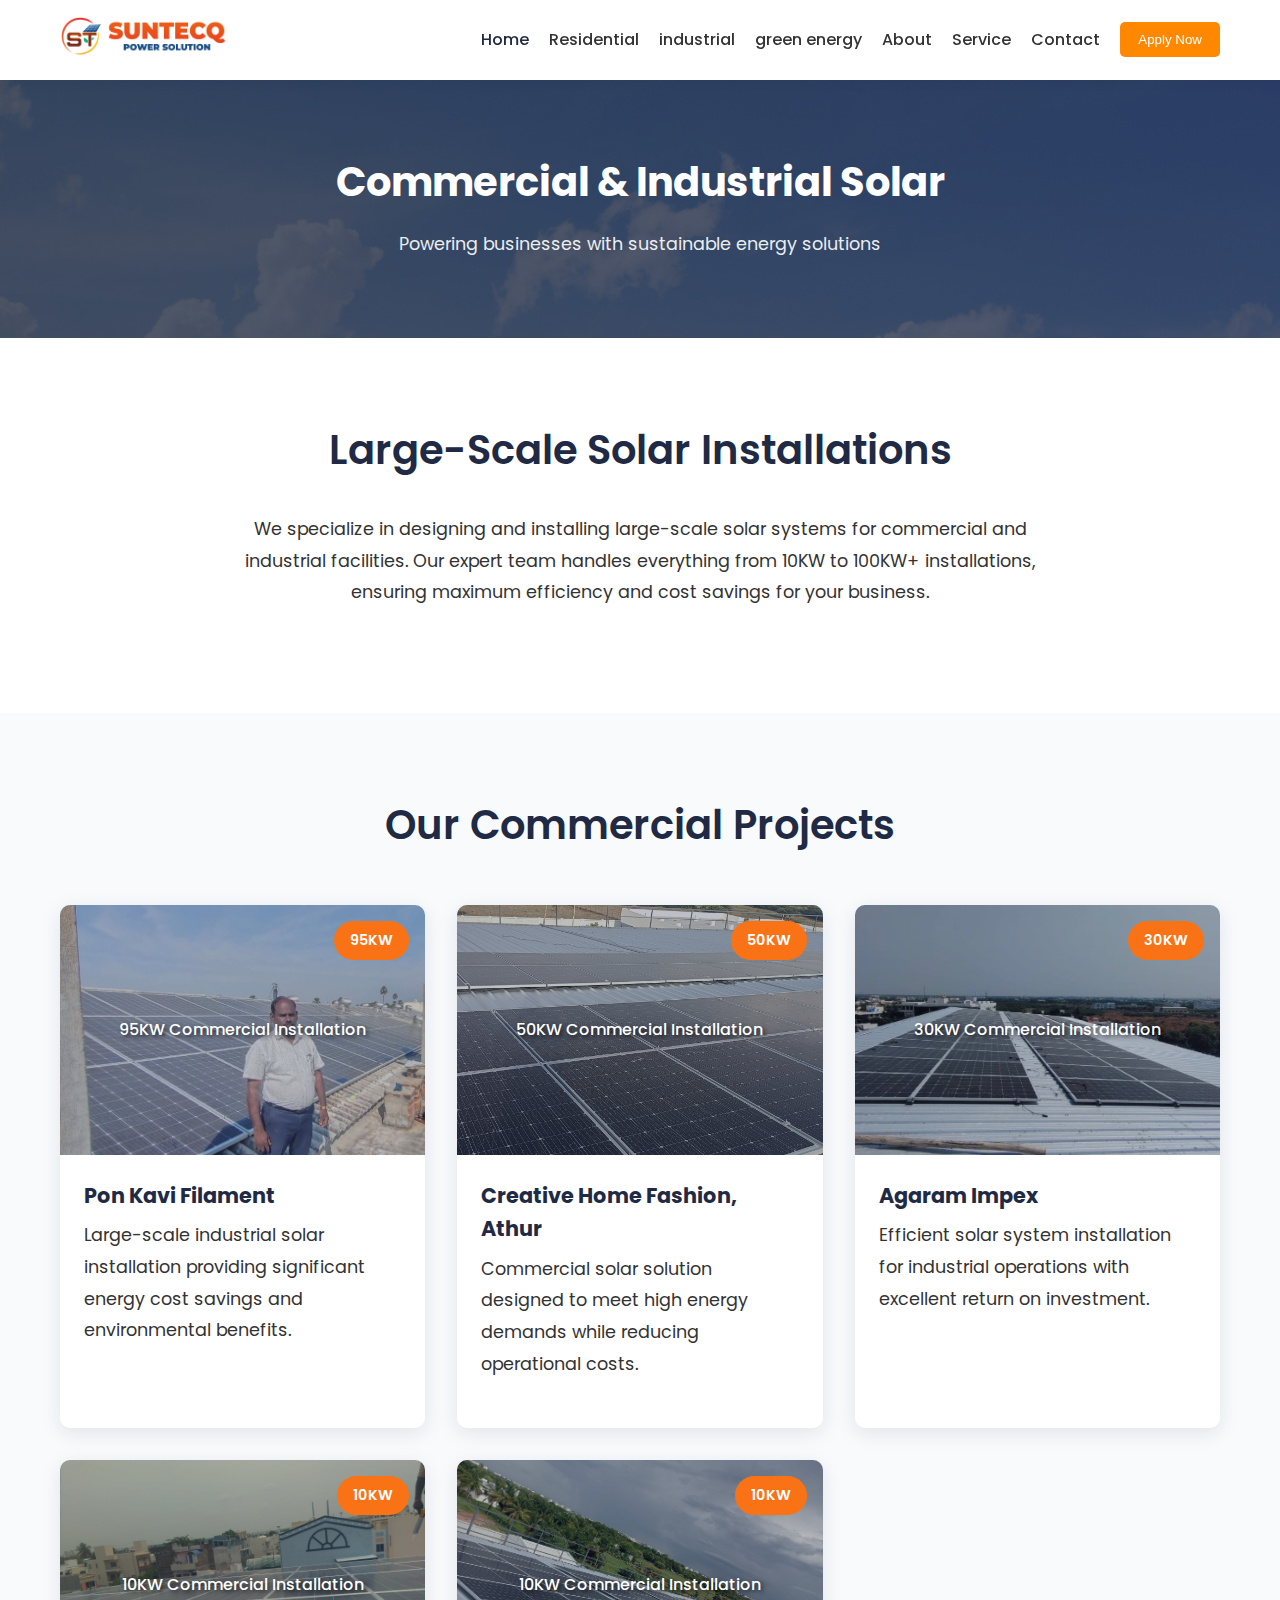
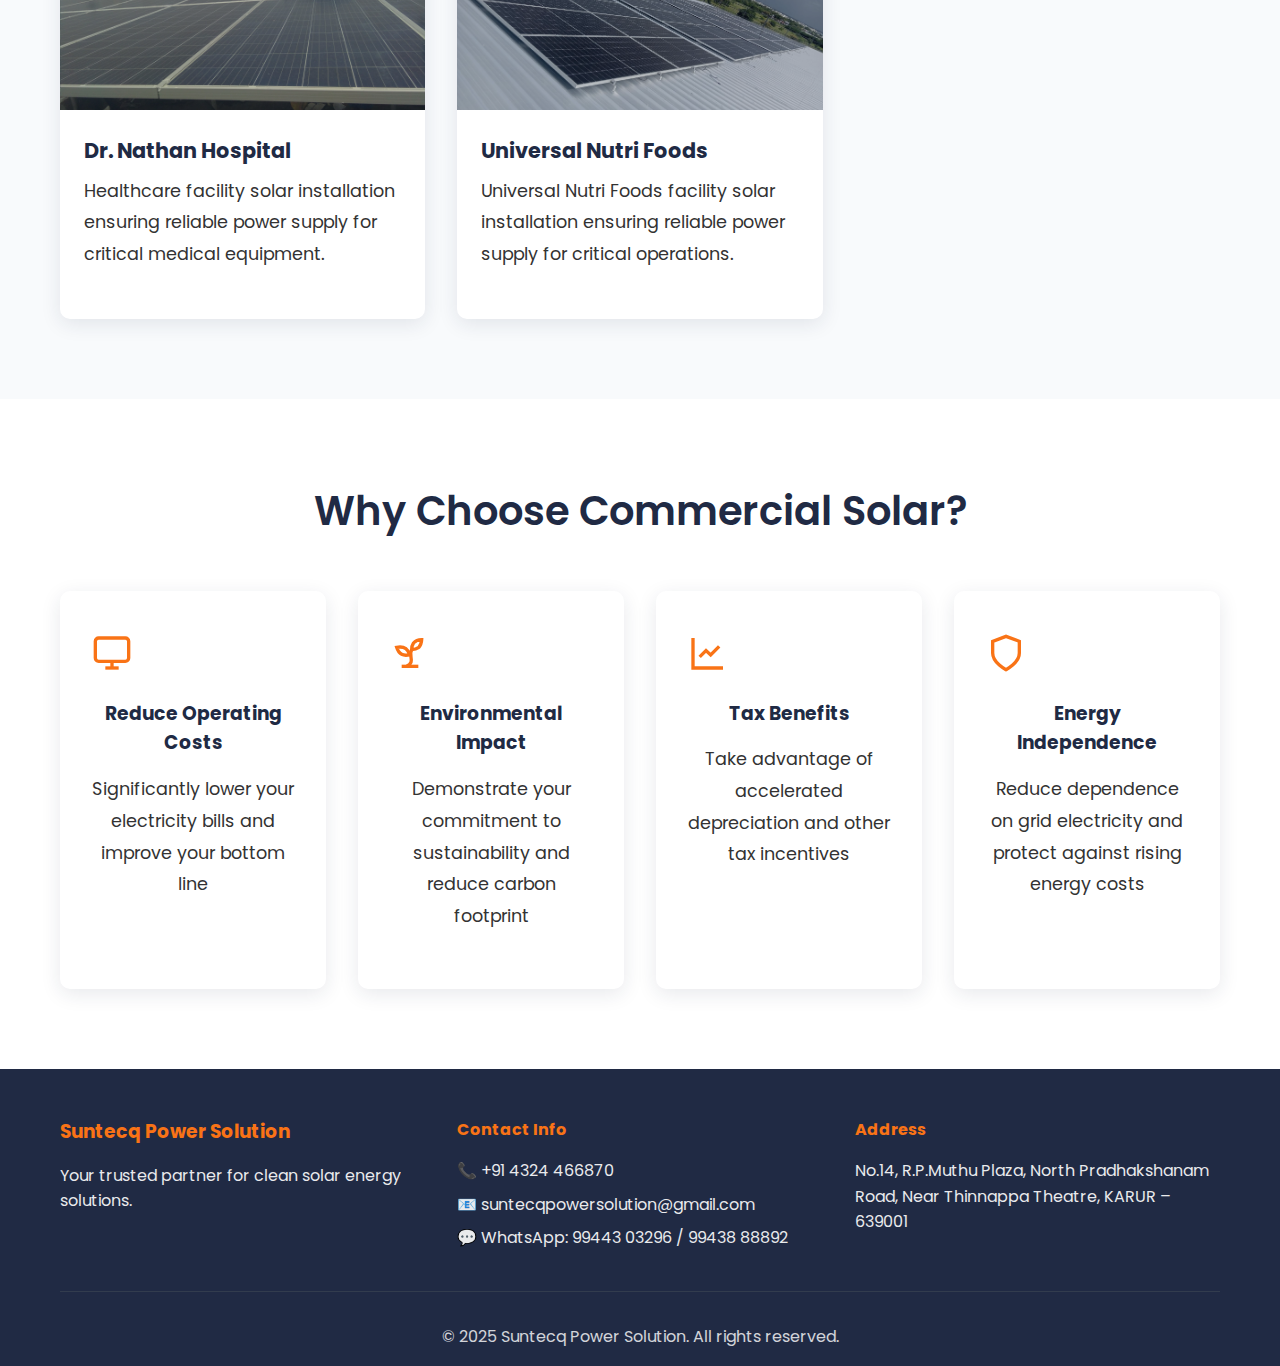
<file: commercial.html>
<!DOCTYPE html>
<html lang="en">
<head>
    <meta charset="UTF-8">
    <meta name="viewport" content="width=device-width, initial-scale=1.0">
    <title>Commercial & Industrial Solar - Suntecq Power Solution</title>
    <link rel="stylesheet" href="style.css">
    <link href="https://fonts.googleapis.com/css2?family=Poppins:wght@300;400;500;600;700&display=swap" rel="stylesheet">
</head>
<body>
  <header class="header">
        <nav class="nav">
            <div class="nav-container">
                <div class="logo">
                     <img src="img/logo.png" style="width: 100%; height: 40px;" alt="">
                </div>
                <ul class="nav-menu">
                    <li><a href="index.html" class="nav-link active">Home</a></li>
                    <li><a href="residential.html" class="nav-link">Residential</a></li>
                    <li><a href="commercial.html" class="nav-link">industrial</a></li>
                    <li><a href="energy-storage.html" class="nav-link">green energy</a></li>
                    <li><a href="about.html" class="nav-link">About</a></li>
                    <li><a href="service.html" class="nav-link">Service</a></li>
                    <li><a href="contact.html" class="nav-link">Contact</a></li>
                        <button onclick="location.href='https://pmsuryaghar.gov.in/#/'" type="button" class="apply-btn">Apply Now </button>   
                </ul>
              
                <div class="hamburger">
                    <span class="bar"></span>
                    <span class="bar"></span>
                    <span class="bar"></span>
                </div>
            </div>
        </nav>
    </header>

    <main>
        <section class="page-hero">
            <div class="container">
                <h1>Commercial & Industrial Solar</h1>
                <p>Powering businesses with sustainable energy solutions</p>
            </div>
        </section>

        <section class="section">
            <div class="container">
                <div class="content-text-center">
                    <h2>Large-Scale Solar Installations</h2>
                    <p>We specialize in designing and installing large-scale solar systems for commercial and industrial facilities. Our expert team handles everything from 10KW to 100KW+ installations, ensuring maximum efficiency and cost savings for your business.</p>
                </div>
            </div>
        </section>

        <section class="section bg-light">
            <div class="container">
                <h2>Our Commercial Projects</h2>
                <div class="projects-grid commercial">
                    <div class="project-card commercial-card">
                        <div class="project-image commercial-image" style="background-image: url('img/95\ KW\ PON\ KAVI\ FILAMENT.jpg');">
                            <span>95KW Commercial Installation</span>
                        </div>
                        <div class="project-info">
                            <div class="project-capacity">95KW</div>
                            <h3>Pon Kavi Filament</h3>
                            <p>Large-scale industrial solar installation providing significant energy cost savings and environmental benefits.</p>
                        </div>
                    </div>
                    <div class="project-card commercial-card">
                        <div class="project-image commercial-image" style="background-image: url('img/Residential/50\ KW\ CREATIVE\ HOME\ FASHION.jpg');">
                            <span>50KW Commercial Installation</span>
                        </div>
                        <div class="project-info">
                            <div class="project-capacity">50KW</div>
                            <h3>Creative Home Fashion, Athur</h3>
                            <p>Commercial solar solution designed to meet high energy demands while reducing operational costs.</p>
                        </div>
                    </div>
                    <div class="project-card commercial-card">
                        <div class="project-image commercial-image" style="background-image: url('img/Residential/30\ KW\ AGARAM\ IMPEX\ MUNIYAPPAN\ KOVIL.jpg');">
                            <span>30KW Commercial Installation</span>
                        </div>
                        <div class="project-info">
                            <div class="project-capacity">30KW</div>
                            <h3>Agaram Impex</h3>
                            <p>Efficient solar system installation for industrial operations with excellent return on investment.</p>
                        </div>
                    </div>
                    <div class="project-card commercial-card">
                        <div class="project-image commercial-image" style="background-image: url('img/Residential/10\ kw\ Dr.\ NATHAN\ HOSPITAL.jpg');">
                            <span>10KW Commercial Installation</span>
                        </div>
                        <div class="project-info">
                            <div class="project-capacity">10KW</div>
                            <h3>Dr. Nathan Hospital</h3>
                            <p>Healthcare facility solar installation ensuring reliable power supply for critical medical equipment.</p>
                        </div>
                    </div>




 <div class="project-card commercial-card">
                        <div class="project-image commercial-image" style="background-image: url('img/Residential/Universal\ nutri\ \ foods\ Athur.jpeg');">
                            <span>10KW Commercial Installation</span>
                        </div>
                        <div class="project-info">
                            <div class="project-capacity">10KW</div>
                            <h3>Universal Nutri Foods</h3>
                            <p>Universal Nutri Foods facility solar installation ensuring reliable power supply for critical operations.</p>
                        </div>
                    </div>















                </div>
            </div>
        </section>

        <section class="section">
            <div class="container">
                <h2>Why Choose Commercial Solar?</h2>
                <div class="benefits-grid">
                    <div class="benefit-card">
                        <div class="benefit-icon">
                            <svg width="48" height="48" viewBox="0 0 24 24" fill="none" stroke="currentColor" stroke-width="2">
                                <rect x="2" y="3" width="20" height="14" rx="2" ry="2"/>
                                <line x1="8" y1="21" x2="16" y2="21"/>
                                <line x1="12" y1="17" x2="12" y2="21"/>
                            </svg>
                        </div>
                        <h3>Reduce Operating Costs</h3>
                        <p>Significantly lower your electricity bills and improve your bottom line</p>
                    </div>
                    <div class="benefit-card">
                        <div class="benefit-icon">
                            <svg width="48" height="48" viewBox="0 0 24 24" fill="none" stroke="currentColor" stroke-width="2">
                                <path d="M7 20h10"/>
                                <path d="M10 20c5.5-2.5.8-6.4 3-10"/>
                                <path d="M9.5 9.4c1.1.8 1.8 2.2 2.3 3.7-2 .4-3.5.4-4.8-.3-1.2-.6-2.3-1.9-3-4.2 2.8-.5 4.4 0 5.5.8z"/>
                                <path d="M14.1 6a7 7 0 0 0-1.1 4c1.9-.1 3.3-.7 4.3-1.4 1-1.1 1.6-2.7 1.7-4.6-2.7.1-4 1-4.9 2z"/>
                            </svg>
                        </div>
                        <h3>Environmental Impact</h3>
                        <p>Demonstrate your commitment to sustainability and reduce carbon footprint</p>
                    </div>
                    <div class="benefit-card">
                        <div class="benefit-icon">
                            <svg width="48" height="48" viewBox="0 0 24 24" fill="none" stroke="currentColor" stroke-width="2">
                                <path d="M3 3v18h18"/>
                                <path d="M18.7 8l-5.1 5.2-2.8-2.7L7 14.3"/>
                            </svg>
                        </div>
                        <h3>Tax Benefits</h3>
                        <p>Take advantage of accelerated depreciation and other tax incentives</p>
                    </div>
                    <div class="benefit-card">
                        <div class="benefit-icon">
                            <svg width="48" height="48" viewBox="0 0 24 24" fill="none" stroke="currentColor" stroke-width="2">
                                <path d="M12 22s8-4 8-10V5l-8-3-8 3v7c0 6 8 10 8 10z"/>
                            </svg>
                        </div>
                        <h3>Energy Independence</h3>
                        <p>Reduce dependence on grid electricity and protect against rising energy costs</p>
                    </div>
                </div>
            </div>
        </section>
    </main>

    <footer class="footer">
        <div class="container">
            <div class="footer-content">
                <div class="footer-section">
                    <h3>Suntecq Power Solution</h3>
                    <p>Your trusted partner for clean solar energy solutions.</p>
                </div>
                <div class="footer-section">
                    <h4>Contact Info</h4>
                    <p>📞 +91 4324 466870</p>
                    <p>📧 suntecqpowersolution@gmail.com</p>
                    <p>💬 WhatsApp: 99443 03296 / 99438 88892</p>
                </div>
                <div class="footer-section">
                    <h4>Address</h4>
                    <p>No.14, R.P.Muthu Plaza, North Pradhakshanam Road, Near Thinnappa Theatre, KARUR – 639001</p>
                </div>
            </div>
            <div class="footer-bottom">
                <p>&copy; 2025 Suntecq Power Solution. All rights reserved.</p>
            </div>
        </div>
    </footer>
       <script>
  const hamburger = document.querySelector('.hamburger');
  const navMenu = document.querySelector('.nav-menu');

  hamburger.addEventListener('click', () => {
    navMenu.classList.toggle('active');
  });
</script>
</body>
</html>
</file>
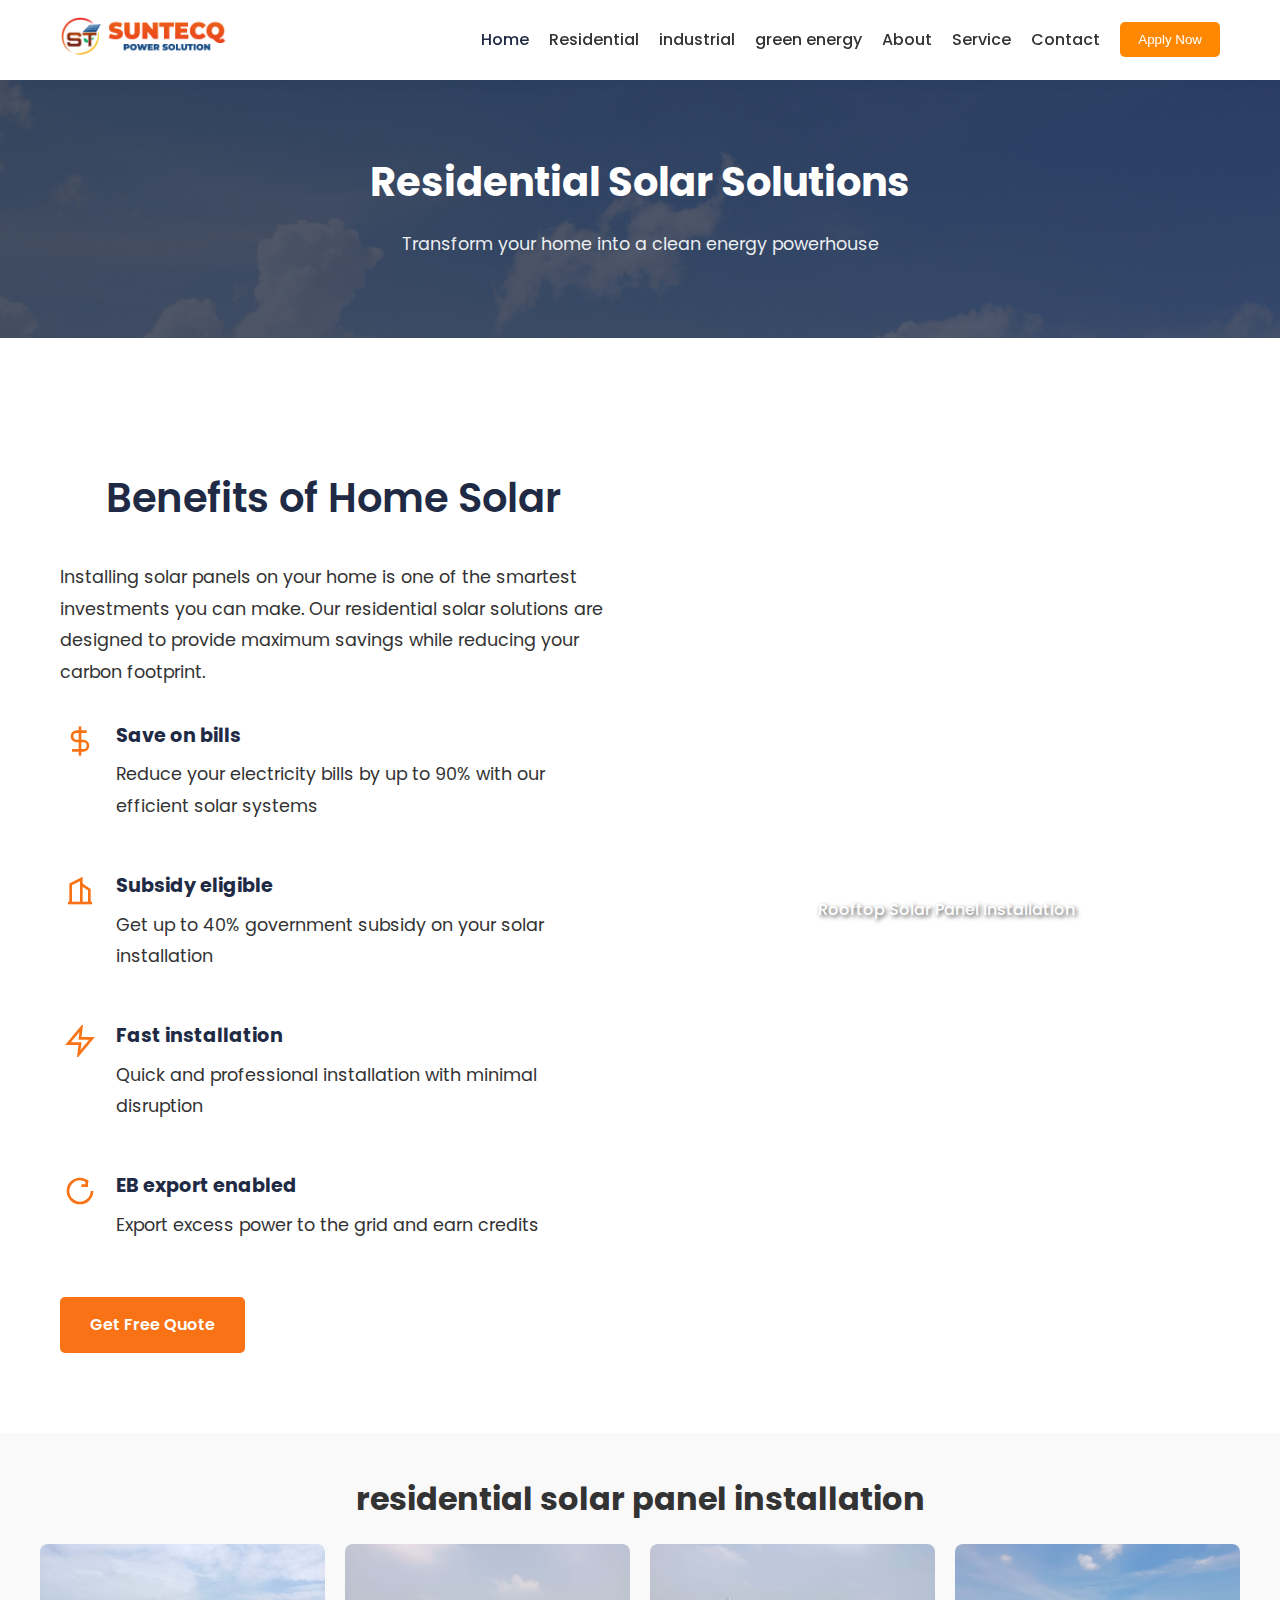
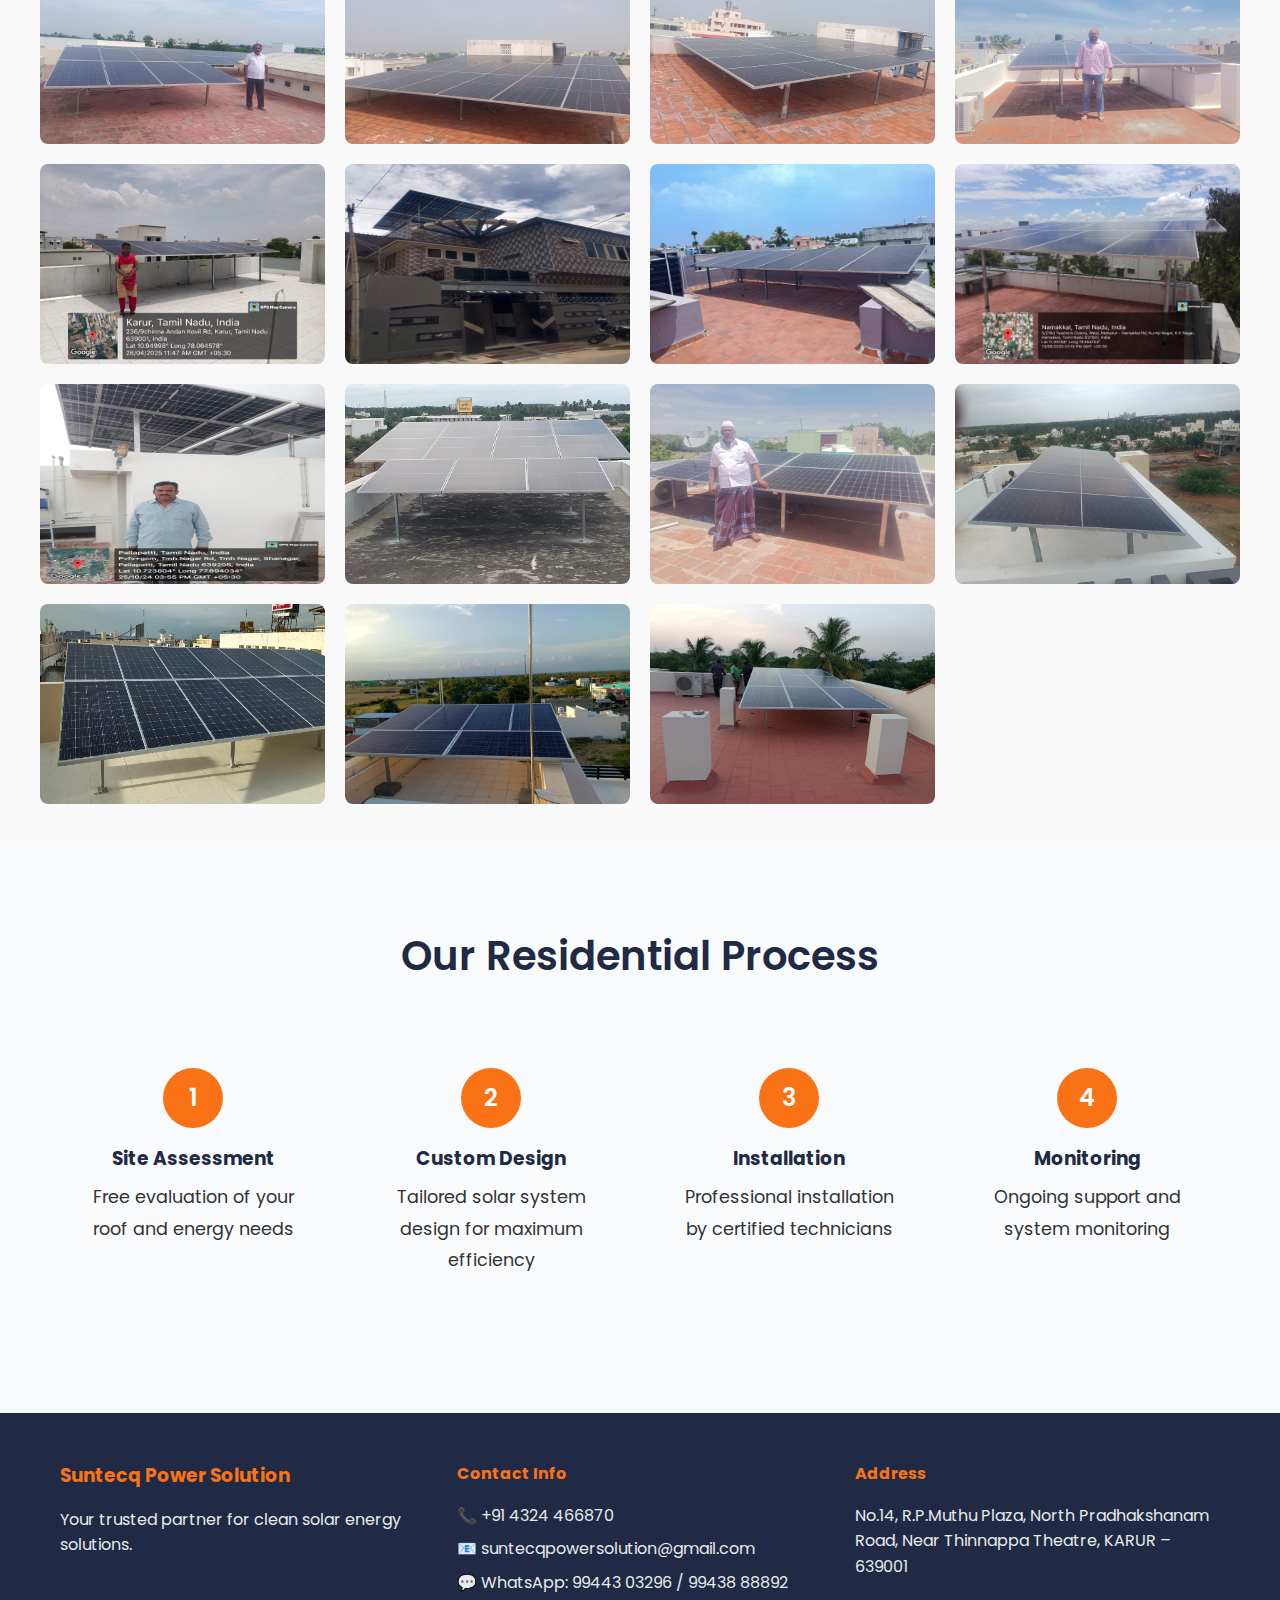
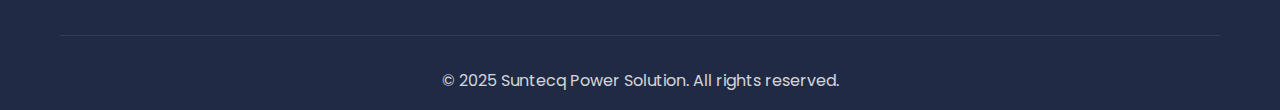
<file: residential.html>
<!DOCTYPE html>
<html lang="en">
<head>
    <meta charset="UTF-8">
    <meta name="viewport" content="width=device-width, initial-scale=1.0">
    <title>Residential Solar Solutions - Suntecq Power Solution</title>
    <link rel="stylesheet" href="style.css">
    <link href="https://fonts.googleapis.com/css2?family=Poppins:wght@300;400;500;600;700&display=swap" rel="stylesheet">
    <style>
  .gallery-section {
    padding: 40px;
    background: #f9f9f9;
    text-align: center;
  }

  .gallery-section h2 {
    margin-bottom: 20px;
    font-size: 2rem;
    color: #333;
  }

  .gallery-grid {
    display: grid;
    grid-template-columns: repeat(auto-fit, minmax(250px, 1fr));
    gap: 20px;
  }

  .gallery-grid img {
    width: 100%;
    height: 200px;
    border-radius: 8px;
    transition: transform 0.3s ease, box-shadow 0.3s ease;
  }

  .gallery-grid img:hover {
    transform: scale(1.05);
    box-shadow: 0 10px 20px rgba(0, 0, 0, 0.2);
  }
</style>
    
</head>
<body>
   <header class="header">
        <nav class="nav">
            <div class="nav-container">
                <div class="logo">
 <img src="img/logo.png" style="width: 100%; height: 40px;" alt="">
                </div>
                <ul class="nav-menu">
                    <li><a href="index.html" class="nav-link active">Home</a></li>
                    <li><a href="residential.html" class="nav-link">Residential</a></li>
                    <li><a href="commercial.html" class="nav-link">industrial</a></li>
                    <li><a href="energy-storage.html" class="nav-link">green energy</a></li>
                    <li><a href="about.html" class="nav-link">About</a></li>
                    <li><a href="service.html" class="nav-link">Service</a></li>
                    <li><a href="contact.html" class="nav-link">Contact</a></li>
                     <button onclick="location.href='https://pmsuryaghar.gov.in/#/'" type="button" class="apply-btn">Apply Now </button>
                         
                </ul>
               
                <div class="hamburger">
                    <span class="bar"></span>
                    <span class="bar"></span>
                    <span class="bar"></span>
                </div>
            </div>
        </nav>
    </header>
    <main>
        <section class="page-hero">
            <div class="container">
                <h1>Residential Solar Solutions</h1>
                <p>Transform your home into a clean energy powerhouse</p>
            </div>
        </section>

        <section class="section">
            <div class="container">
                <div class="content-grid">
                    <div class="content-text">
                        <h2>Benefits of Home Solar</h2>
                        <p>Installing solar panels on your home is one of the smartest investments you can make. Our residential solar solutions are designed to provide maximum savings while reducing your carbon footprint.</p>
                        
                        <div class="benefits-list">
                            <div class="benefit-item">
                                <div class="benefit-icon">
                                    <svg width="32" height="32" viewBox="0 0 24 24" fill="none" stroke="currentColor" stroke-width="2">
                                        <line x1="12" y1="1" x2="12" y2="23"/>
                                        <path d="M17 5H9.5a3.5 3.5 0 0 0 0 7h5a3.5 3.5 0 0 1 0 7H6"/>
                                    </svg>
                                </div>
                                <div class="benefit-text">
                                    <h3>Save on bills</h3>
                                    <p>Reduce your electricity bills by up to 90% with our efficient solar systems</p>
                                </div>
                            </div>
                            <div class="benefit-item">
                                <div class="benefit-icon">
                                    <svg width="32" height="32" viewBox="0 0 24 24" fill="none" stroke="currentColor" stroke-width="2">
                                        <path d="M3 21h18"/>
                                        <path d="M5 21V7l8-4v18"/>
                                        <path d="M19 21V11l-6-4"/>
                                    </svg>
                                </div>
                                <div class="benefit-text">
                                    <h3>Subsidy eligible</h3>
                                    <p>Get up to 40% government subsidy on your solar installation</p>
                                </div>
                            </div>
                            <div class="benefit-item">
                                <div class="benefit-icon">
                                    <svg width="32" height="32" viewBox="0 0 24 24" fill="none" stroke="currentColor" stroke-width="2">
                                        <path d="M13 2L3 14h9l-1 8 10-12h-9l1-8z"/>
                                    </svg>
                                </div>
                                <div class="benefit-text">
                                    <h3>Fast installation</h3>
                                    <p>Quick and professional installation with minimal disruption</p>
                                </div>
                            </div>
                            <div class="benefit-item">
                                <div class="benefit-icon">
                                    <svg width="32" height="32" viewBox="0 0 24 24" fill="none" stroke="currentColor" stroke-width="2">
                                        <path d="M21 12c0 4.97-4.03 9-9 9s-9-4.03-9-9 4.03-9 9-9c2.35 0 4.48.9 6.07 2.38"/>
                                        <path d="M17 4v4h-4"/>
                                    </svg>
                                </div>
                                <div class="benefit-text">
                                    <h3>EB export enabled</h3>
                                    <p>Export excess power to the grid and earn credits</p>
                                </div>
                            </div>
                        </div>

                        <a href="contact.html" class="cta-button">Get Free Quote</a>
                    </div>
                    <div class="content-image">
                        <div class="image-placeholder large" style="background-image: url('https://img.freepik.com/free-photo/representation-ecology-sustainability_23-2151896744.jpg?semt=ais_hybrid&w=740&q=80');">
                            <span>Rooftop Solar Panel Installation</span>
                        </div>
                    </div>
                </div>
            </div>
        </section>



         <section class="gallery-section">
  <h2>residential solar  panel installation</h2>
  <div class="gallery-grid">
    <img src="img/Residential/residential  (1).jpeg" alt="Gallery Image 1">
    <img src="img/Residential/residential  (2).jpeg" alt="Gallery Image 2">
    <img src="img/Residential/residential  (3).jpeg" alt="Gallery Image 3">
    <img src="img/Residential/residential  (4).jpeg" alt="Gallery Image 4">
    <img src="img/Residential/residential  (5).jpeg" alt="Gallery Image 5">
    <img src="img/Residential/residential  (6).jpeg" alt="Gallery Image 6">
    <img src="img/Residential/residential  (7).jpeg" alt="Gallery Image 1">
    <img src="img/Residential/residential  (8).jpeg" alt="Gallery Image 2">
    <img src="img/Residential/residential  (9).jpeg" alt="Gallery Image 3">
    <img src="img/Residential/residential  (10).jpeg" alt="Gallery Image 4">
    <img src="img/Residential/residential  (11).jpeg" alt="Gallery Image 5">
    <img src="img/Residential/residential  (12).jpeg" alt="Gallery Image 6">
    <img src="img/Residential/residential  (13).jpeg" alt="Gallery Image 4">
    <img src="img/Residential/residential  (14).jpeg" alt="Gallery Image 5">
    <img src="img/Residential/residential  (15).jpeg" alt="Gallery Image 6">

  </div>
</section>

        <section class="section bg-light">
            <div class="container">
                <h2>Our Residential Process</h2>
                <div class="process-steps">
                    <div class="step">
                        <div class="step-number">1</div>
                        <h3>Site Assessment</h3>
                        <p>Free evaluation of your roof and energy needs</p>
                    </div>
                    <div class="step">
                        <div class="step-number">2</div>
                        <h3>Custom Design</h3>
                        <p>Tailored solar system design for maximum efficiency</p>
                    </div>
                    <div class="step">
                        <div class="step-number">3</div>
                        <h3>Installation</h3>
                        <p>Professional installation by certified technicians</p>
                    </div>
                    <div class="step">
                        <div class="step-number">4</div>
                        <h3>Monitoring</h3>
                        <p>Ongoing support and system monitoring</p>
                    </div>
                </div>
            </div>
        </section>
    </main>

    <footer class="footer">
        <div class="container">
            <div class="footer-content">
                <div class="footer-section">
                    <h3>Suntecq Power Solution</h3>
                    <p>Your trusted partner for clean solar energy solutions.</p>
                </div>
                <div class="footer-section">
                    <h4>Contact Info</h4>
                    <p>📞 +91 4324 466870</p>
                    <p>📧 suntecqpowersolution@gmail.com</p>
                    <p>💬 WhatsApp: 99443 03296 / 99438 88892</p>
                </div>
                <div class="footer-section">
                    <h4>Address</h4>
                    <p>No.14, R.P.Muthu Plaza, North Pradhakshanam Road, Near Thinnappa Theatre, KARUR – 639001</p>
                </div>
            </div>
            <div class="footer-bottom">
                <p>&copy; 2025 Suntecq Power Solution. All rights reserved.</p>
            </div>
        </div>
    </footer>
       <script>
           const hamburger = document.querySelector('.hamburger');
           const navMenu = document.querySelector('.nav-menu');

            hamburger.addEventListener('click', () => {
          navMenu.classList.toggle('active');
               });
</script>
</body>
</html>
</file>
<file: style.css>
/* Reset and Base Styles */
* {
    margin: 0;
    padding: 0;
    box-sizing: border-box;
}

body {
    font-family: 'Poppins', sans-serif;
    line-height: 1.6;
    color: #333;
    background-color: #fff;
}

.container {
    max-width: 1200px;
    margin: 0 auto;
    padding: 0 20px;
}

/* Header and Navigation */
.header {
    background-color: #fff;
    box-shadow: 0 2px 10px rgba(32, 42, 68, 0.1);
    position: fixed;
    width: 100%;
    top: 0;
    z-index: 1000;
}

.nav {
    padding: 1rem 0;
}

.nav-container {
    display: flex;
    justify-content: space-between;
    align-items: center;
    max-width: 1200px;
    margin: 0 auto;
    padding: 0 20px;
}

.logo h2 {
    color: #202A44;
    font-size: 1.5rem;
    font-weight: 600;
}

.nav-menu {
    display: flex;
    list-style: none;
    gap: 2rem;
}

.nav-link {
    text-decoration: none;
    color: #333;
    font-weight: 500;
    transition: color 0.3s ease;
}

.nav-link:hover,
.nav-link.active {
    color: #202A44;
}

.hamburger {
    display: none;
    flex-direction: column;
    cursor: pointer;
}

.bar {
    width: 25px;
    height: 3px;
    background-color: #202A44;
    margin: 3px 0;
    transition: 0.3s;
}

/* Hero Section */
.enhanced-hero {
    background: 
        linear-gradient(135deg, rgba(32, 42, 68, 0.85) 0%, rgba(45, 58, 95, 0.8) 50%, rgba(32, 42, 68, 0.85) 100%),
        url(img/pexels-kelly-4320449.jpg);
    background-size: cover;
    background-position: center;
    background-attachment: fixed;
    animation: gradientShift 15s ease infinite;
    position: relative;
    overflow: hidden;
    padding: 140px 0 100px;
    min-height: 85vh;
    display: flex;
    align-items: center;
    color: white;
}

.enhanced-hero::before {
    content: '';
    position: absolute;
    top: 0;
    left: 0;
    right: 0;
    bottom: 0;
    background: 
        radial-gradient(circle at 20% 80%, rgba(249, 115, 22, 0.15) 0%, transparent 60%),
        radial-gradient(circle at 80% 20%, rgba(249, 115, 22, 0.1) 0%, transparent 60%),
        radial-gradient(circle at 50% 50%, rgba(255, 255, 255, 0.05) 0%, transparent 70%);
    pointer-events: none;
    animation: backgroundPulse 8s ease-in-out infinite;
}

.hero-content-wrapper {
    position: relative;
    z-index: 2;
    text-align: center;
    max-width: 900px;
    margin: 0 auto;
    animation: fadeInUp 1s ease-out;
}

.hero-headline {
    font-size: 3.5rem;
    font-weight: 700;
    color: white;
    margin-bottom: 1.5rem;
    line-height: 1.1;
    letter-spacing: -0.02em;
    animation: fadeInUp 1s ease-out 0.2s both;
    text-shadow: 0 4px 20px rgba(0, 0, 0, 0.3);
}

.hero-subheading {
    font-size: 1.25rem;
    color: rgba(255, 255, 255, 0.9);
    margin-bottom: 3rem;
    line-height: 1.6;
    max-width: 600px;
    margin-left: auto;
    margin-right: auto;
    animation: fadeInUp 1s ease-out 0.4s both;
    text-shadow: 0 2px 10px rgba(0, 0, 0, 0.2);
}

.modern-cta-button {
    display: inline-flex;
    align-items: center;
    gap: 0.75rem;
    background: linear-gradient(135deg, #f97316 0%, #ea580c 100%);
    color: white;
    padding: 1rem 2rem;
    border-radius: 50px;
    text-decoration: none;
    font-weight: 600;
    font-size: 1.1rem;
    transition: all 0.3s cubic-bezier(0.4, 0, 0.2, 1);
    box-shadow: 0 4px 20px rgba(249, 115, 22, 0.4);
    position: relative;
    overflow: hidden;
    animation: fadeInUp 1s ease-out 0.6s both;
    border: 2px solid rgba(255, 255, 255, 0.2);
}

.modern-cta-button::before {
    content: '';
    position: absolute;
    top: 0;
    left: -100%;
    width: 100%;
    height: 100%;
    background: linear-gradient(90deg, transparent, rgba(255, 255, 255, 0.2), transparent);
    transition: left 0.5s;
}

.modern-cta-button:hover::before {
    left: 100%;
}

.modern-cta-button:hover {
    transform: translateY(-2px);
    box-shadow: 0 8px 30px rgba(249, 115, 22, 0.6);
    border-color: rgba(255, 255, 255, 0.4);
}

.cta-arrow {
    transition: transform 0.3s ease;
}

.modern-cta-button:hover .cta-arrow {
    transform: translateX(4px);
}

.hero-features {
    display: flex;
    justify-content: center;
    gap: 3rem;
    margin-top: 4rem;
    flex-wrap: wrap;
}

.feature-item {
    display: flex;
    flex-direction: column;
    align-items: center;
    gap: 0.75rem;
    text-align: center;
    opacity: 0;
    animation: fadeInScale 0.8s ease-out forwards;
}

.feature-item:nth-child(1) { animation-delay: 0.8s; }
.feature-item:nth-child(2) { animation-delay: 1s; }
.feature-item:nth-child(3) { animation-delay: 1.2s; }
.feature-item:nth-child(4) { animation-delay: 1.4s; }

.feature-icon {
    width: 64px;
    height: 64px;
    background: rgba(255, 255, 255, 0.1);
    backdrop-filter: blur(10px);
    border: 1px solid rgba(255, 255, 255, 0.2);
    border-radius: 50%;
    display: flex;
    align-items: center;
    justify-content: center;
    box-shadow: 0 4px 20px rgba(0, 0, 0, 0.2);
    color: white;
    transition: all 0.3s cubic-bezier(0.4, 0, 0.2, 1);
    position: relative;
    overflow: hidden;
}

.feature-icon::before {
    content: '';
    position: absolute;
    top: 0;
    left: 0;
    right: 0;
    bottom: 0;
    background: linear-gradient(135deg, #f97316 0%, #ea580c 100%);
    border-radius: 50%;
    transform: scale(0);
    transition: transform 0.3s cubic-bezier(0.4, 0, 0.2, 1);
}

.feature-item:hover .feature-icon::before {
    transform: scale(1);
}

.feature-item:hover .feature-icon {
    color: white;
    transform: translateY(-4px);
    box-shadow: 0 8px 30px rgba(249, 115, 22, 0.4);
    border-color: rgba(255, 255, 255, 0.4);
}

.feature-icon svg {
    position: relative;
    z-index: 2;
    transition: transform 0.3s ease;
}

.feature-item:hover .feature-icon svg {
    transform: scale(1.1);
}

.feature-text {
    font-size: 0.95rem;
    font-weight: 500;
    color: rgba(255, 255, 255, 0.8);
    transition: color 0.3s ease;
}

.feature-item:hover .feature-text {
    color: white;
}

/* Animations */
@keyframes fadeInUp {
    from {
        opacity: 0;
        transform: translateY(30px);
    }
    to {
        opacity: 1;
        transform: translateY(0);
    }
}

@keyframes fadeInScale {
    from {
        opacity: 0;
        transform: translateY(20px) scale(0.9);
    }
    to {
        opacity: 1;
        transform: translateY(0) scale(1);
    }
}

@keyframes gradientShift {
    0%, 100% {
        background-position: 0% 50%;
    }
    50% {
        background-position: 100% 50%;
    }
}

@keyframes backgroundPulse {
    0%, 100% {
        opacity: 1;
    }
    50% {
        opacity: 0.8;
    }
}

@keyframes float {
    0%, 100% {
        transform: translateY(0px) rotate(0deg);
    }
    33% {
        transform: translateY(-20px) rotate(2deg);
    }
    66% {
        transform: translateY(-10px) rotate(-1deg);
    }
}

@keyframes floatReverse {
    0%, 100% {
        transform: translateY(0px) rotate(0deg);
    }
    33% {
        transform: translateY(-15px) rotate(-2deg);
    }
    66% {
        transform: translateY(-25px) rotate(1deg);
    }
}

@keyframes particleFloat {
    0% {
        transform: translateY(100vh) scale(0);
        opacity: 0;
    }
    10% {
        opacity: 1;
    }
    90% {
        opacity: 1;
    }
    100% {
        transform: translateY(-100px) scale(1);
        opacity: 0;
    }
}

/* Floating Elements */
.floating-elements {
    position: absolute;
    top: 0;
    left: 0;
    width: 100%;
    height: 100%;
    pointer-events: none;
    overflow: hidden;
}

.floating-panel {
    position: absolute;
    opacity: 0.6;
    animation-duration: 8s;
    animation-iteration-count: infinite;
    animation-timing-function: ease-in-out;
}

.panel-1 {
    top: 20%;
    left: 10%;
    animation-name: float;
    animation-delay: 0s;
}

.panel-2 {
    top: 60%;
    right: 15%;
    animation-name: floatReverse;
    animation-delay: 2s;
}

.panel-3 {
    top: 40%;
    left: 70%;
    animation-name: float;
    animation-delay: 4s;
}

/* Energy Particles */
.energy-particles {
    position: absolute;
    top: 0;
    left: 0;
    width: 100%;
    height: 100%;
    pointer-events: none;
    overflow: hidden;
}

.particle {
    position: absolute;
    width: 4px;
    height: 4px;
    background: #f97316;
    border-radius: 50%;
    animation: particleFloat linear infinite;
    box-shadow: 0 0 10px #f97316;
}

.particle-1 {
    left: 20%;
    animation-duration: 8s;
    animation-delay: 0s;
}

.particle-2 {
    left: 40%;
    animation-duration: 10s;
    animation-delay: 2s;
}

.particle-3 {
    left: 60%;
    animation-duration: 12s;
    animation-delay: 4s;
}

.particle-4 {
    left: 80%;
    animation-duration: 9s;
    animation-delay: 1s;
}

.particle-5 {
    left: 30%;
    animation-duration: 11s;
    animation-delay: 3s;
}

.particle-6 {
    left: 70%;
    animation-duration: 7s;
    animation-delay: 5s;
}

/* Legacy hero styles for other pages */
.hero {
    background: linear-gradient(135deg, #202A44 0%, #2d3a5f 100%);
    color: white;
    padding: 150px 0 100px;
    display: flex;
    align-items: center;
    min-height: 80vh;
}

.hero-content {
    flex: 1;
    max-width: 600px;
    margin: 0 auto;
    text-align: center;
}

.hero h1 {
    font-size: 3rem;
    font-weight: 700;
    margin-bottom: 1rem;
    line-height: 1.2;
}

.hero p {
    font-size: 1.2rem;
    margin-bottom: 2rem;
    opacity: 0.9;
}

.hero-image {
    flex: 1;
    display: flex;
    justify-content: center;
    align-items: center;
}

/* Page Hero */
.page-hero {
    background: 
        linear-gradient(135deg, rgba(32, 42, 68, 0.8) 0%, rgba(45, 58, 95, 0.8) 100%),
        url(img/pexels-pixabay-356036.jpg);
    background-size: cover;
    background-position: center;
    background-attachment: fixed;
    color: white;
    padding: 150px 0 80px;
    text-align: center;
}

.page-hero h1 {
    font-size: 2.5rem;
    font-weight: 700;
    margin-bottom: 1rem;
}

.page-hero p {
    font-size: 1.1rem;
    opacity: 0.9;
}

/* Buttons */
.cta-button {
    display: inline-block;
    background-color: #f97316;
    color: white;
    padding: 15px 30px;
    text-decoration: none;
    border-radius: 5px;
    font-weight: 600;
    transition: background-color 0.3s ease, transform 0.3s ease;
}

.cta-button:hover {
    background-color: #ea580c;
    transform: translateY(-2px);
}

.cta-button.secondary {
    background-color: white;
    color: #202A44;
}

.cta-button.secondary:hover {
    background-color: #f3f4f6;
}

.learn-more {
    color: #202A44;
    text-decoration: none;
    font-weight: 500;
    display: inline-flex;
    align-items: center;
    gap: 5px;
    transition: color 0.3s ease;
}

.learn-more:hover {
    color: #f97316;
}

/* Sections */
.section {
    padding: 80px 0;
}

.section h2 {
    font-size: 2.5rem;
    font-weight: 600;
    color: #202A44;
    margin-bottom: 2rem;
    text-align: center;
}

.section p {
    font-size: 1.1rem;
    margin-bottom: 1.5rem;
    line-height: 1.8;
}

.bg-light {
    background-color: #f8fafc;
}

.bg-primary {
    background: 
        linear-gradient(135deg, rgba(32, 42, 68, 0.9) 0%, rgba(45, 58, 95, 0.9) 100%),
        url(img/pexels-kelly-4320449.jpg);
    background-size: cover;
    background-position: center;
    background-attachment: fixed;
    color: white;
}

.bg-primary h2 {
    color: white;
}

/* Content Layouts */
.content-grid {
    display: grid;
    grid-template-columns: 1fr 1fr;
    gap: 4rem;
    align-items: center;
    margin-top: 3rem;
}

.content-text-center {
    text-align: center;
    max-width: 800px;
    margin: 0 auto;
}

/* Services Grid */
.services-grid {
    display: grid;
    grid-template-columns: repeat(auto-fit, minmax(300px, 1fr));
    gap: 2rem;
    margin-top: 3rem;
}

.service-card {
    background: white;
    padding: 2rem;
    border-radius: 10px;
    box-shadow: 0 5px 20px rgba(32, 42, 68, 0.1);
    text-align: center;
    transition: transform 0.3s ease, box-shadow 0.3s ease;
}

.service-card:hover {
    transform: translateY(-5px);
    box-shadow: 0 10px 30px rgba(32, 42, 68, 0.15);
}

.service-icon {
    color: #f97316;
    margin-bottom: 1rem;
    display: flex;
    justify-content: center;
    align-items: center;
    height: 60px;
}

.service-card h3 {
    color: #202A44;
    font-size: 1.5rem;
    margin-bottom: 1rem;
}

/* Projects Grid */
.projects-grid {
    display: grid;
    grid-template-columns: repeat(auto-fit, minmax(280px, 1fr));
    gap: 2rem;
    margin-top: 3rem;
}

.project-card {
    background: white;
    border-radius: 10px;
    overflow: hidden;
    box-shadow: 0 5px 20px rgba(32, 42, 68, 0.1);
    transition: transform 0.3s ease;
}

.project-card:hover {
    transform: translateY(-5px);
}

.project-info {
    padding: 1.5rem;
}

.project-info h3 {
    color: #202A44;
    font-size: 1.3rem;
    margin-bottom: 0.5rem;
}

/* Commercial Projects */
.projects-grid.commercial {
    grid-template-columns: repeat(auto-fit, minmax(320px, 1fr));
}

.commercial-card {
    position: relative;
}

.project-capacity {
    position: absolute;
    top: 1rem;
    right: 1rem;
    background-color: #f97316;
    color: white;
    padding: 0.5rem 1rem;
    border-radius: 20px;
    font-weight: 600;
    font-size: 0.9rem;
}

/* Image Placeholders */
.image-placeholder {
    background-image: url(https://img.freepik.com/premium-photo/sunset-sky-with-power-lines-field-with-power-lines-background_976492-120759.jpg);
    background-size: cover;
    background-position: center;
    color: white;
    text-shadow: 2px 2px 4px rgba(0,0,0,0.7);
    display: flex;
    align-items: center;
    justify-content: center;
    height: 500px;
    border-radius: 10px;
    font-weight: 500;
    text-align: center;
    padding: 1rem;
    position: relative;
}

.image-placeholder::before {
    content: '';
    position: absolute;
    top: 0;
    left: 0;
    right: 0;
    bottom: 0;
    
    border-radius: 10px;
}

.image-placeholder.large {
    height: 500px;
    background-image: url(https://img.freepik.com/free-photo/electricity-high-voltage-pole-sky_1127-3224.jpg?semt=ais_hybrid&w=740&q=80);
}

.image-placeholder span {
    position: relative;
    z-index: 2;
}

.project-image {
    background-size: cover;
    background-position: center;
    color: white;
    text-shadow: 2px 2px 4px rgba(0,0,0,0.7);
    display: flex;
    align-items: center;
    justify-content: center;
    height: 200px;
    font-weight: 500;
    text-align: center;
    position: relative;
}

.project-image::before {
    content: '';
    position: absolute;
    top: 0;
    left: 0;
    right: 0;
    bottom: 0;
    background: rgba(32, 42, 68, 0.3);
}

.project-image span {
    position: relative;
    z-index: 2;
}

/* Specific project images */
.project-image:nth-child(1) {
    background-image: url('https://images.pexels.com/photos/9875441/pexels-photo-9875441.jpeg?auto=compress&cs=tinysrgb&w=800&h=600&fit=crop');
}

.project-image:nth-child(2) {
    background-image: url('https://images.pexels.com/photos/9875365/pexels-photo-9875365.jpeg?auto=compress&cs=tinysrgb&w=800&h=600&fit=crop');
}

.project-image:nth-child(3) {
    background-image: url('https://images.pexels.com/photos/9875508/pexels-photo-9875508.jpeg?auto=compress&cs=tinysrgb&w=800&h=600&fit=crop');
}

.commercial-image {
    height: 250px;
    background-image: url('https://images.pexels.com/photos/9875441/pexels-photo-9875441.jpeg?auto=compress&cs=tinysrgb&w=800&h=600&fit=crop');
}

/* Benefits and Features */
.benefits-list {
    margin: 2rem 0;
}

.benefit-item {
    display: flex;
    align-items: flex-start;
    gap: 1rem;
    margin-bottom: 1.5rem;
}

.benefit-icon {
    color: #f97316;
    flex-shrink: 0;
    width: 40px;
    height: 40px;
    display: flex;
    align-items: center;
    justify-content: center;
}

.benefit-text h3 {
    color: #202A44;
    font-size: 1.2rem;
    margin-bottom: 0.5rem;
}

.benefits-grid {
    display: grid;
    grid-template-columns: repeat(auto-fit, minmax(250px, 1fr));
    gap: 2rem;
    margin-top: 3rem;
}

.benefit-card {
    background: white;
    padding: 2rem;
    border-radius: 10px;
    box-shadow: 0 5px 20px rgba(32, 42, 68, 0.1);
    text-align: center;
}

.benefit-card .benefit-icon {
    color: #f97316;
    margin-bottom: 1rem;
    display: flex;
    justify-content: center;
    align-items: center;
    height: 60px;
}

.benefit-card h3 {
    color: #202A44;
    margin-bottom: 1rem;
}

/* Process Steps */
.process-steps {
    display: grid;
    grid-template-columns: repeat(auto-fit, minmax(200px, 1fr));
    gap: 2rem;
    margin-top: 3rem;
}

.step {
    text-align: center;
    padding: 2rem 1rem;
}

.step-number {
    background-color: #f97316;
    color: white;
    width: 60px;
    height: 60px;
    border-radius: 50%;
    display: flex;
    align-items: center;
    justify-content: center;
    font-size: 1.5rem;
    font-weight: 600;
    margin: 0 auto 1rem;
}

.step h3 {
    color: #202A44;
    margin-bottom: 0.5rem;
}

/* Process Timeline */
.process-timeline {
    display: grid;
    gap: 2rem;
    margin-top: 3rem;
}

.process-step {
    display: flex;
    align-items: center;
    gap: 2rem;
    padding: 2rem;
    background: white;
    border-radius: 10px;
    box-shadow: 0 5px 20px rgba(32, 42, 68, 0.1);
}

.step-content h3 {
    color: #202A44;
    margin-bottom: 0.5rem;
}

/* Statistics */
.company-stats {
    display: grid;
    grid-template-columns: repeat(3, 1fr);
    gap: 2rem;
    margin-top: 3rem;
}

.stat {
    text-align: center;
    padding: 2rem;
    background-color: rgba(255, 255, 255, 0.1);
    border-radius: 10px;
}

.stat h3 {
    font-size: 2.5rem;
    color: #f97316;
    margin-bottom: 0.5rem;
}

.stat p {
    font-size: 1.1rem;
    margin: 0;
}

/* Credentials */
.credentials-grid {
    display: grid;
    grid-template-columns: repeat(auto-fit, minmax(250px, 1fr));
    gap: 2rem;
    margin-top: 3rem;
}

.credential-card {
    background: white;
    padding: 2rem;
    border-radius: 10px;
    box-shadow: 0 5px 20px rgba(32, 42, 68, 0.1);
    text-align: center;
}

.credential-icon {
    color: #f97316;
    margin-bottom: 1rem;
    display: flex;
    justify-content: center;
    align-items: center;
    height: 60px;
}

.credential-card h3 {
    color: #202A44;
    margin-bottom: 1rem;
}

/* Why Choose */
.why-choose-grid {
    display: grid;
    grid-template-columns: repeat(auto-fit, minmax(300px, 1fr));
    gap: 2rem;
    margin-top: 3rem;
}

.choose-item {
    background: white;
    padding: 2rem;
    border-radius: 10px;
    box-shadow: 0 5px 20px rgba(32, 42, 68, 0.1);
}

.choose-item h3 {
    color: #202A44;
    margin-bottom: 1rem;
}

/* Service Details */
.services-detailed {
    display: grid;
    gap: 3rem;
    margin-top: 3rem;
}

.service-detail {
    background: white;
    padding: 3rem;
    border-radius: 15px;
    box-shadow: 0 5px 20px rgba(32, 42, 68, 0.1);
}

.service-header {
    display: flex;
    align-items: center;
    gap: 2rem;
    margin-bottom: 2rem;
}

.service-icon-large {
    color: #f97316;
    display: flex;
    align-items: center;
    justify-content: center;
}

.service-title h2 {
    color: #202A44;
    margin-bottom: 0.5rem;
    text-align: left;
}

.service-subtitle {
    color: #64748b;
    font-size: 1.1rem;
    margin: 0;
}

.service-features {
    list-style: none;
    margin-top: 1.5rem;
}

.service-features li {
    padding: 0.5rem 0;
    padding-left: 2rem;
    position: relative;
}

.service-features li:before {
    content: "✓";
    position: absolute;
    left: 0;
    color: #f97316;
    font-weight: bold;
}

/* Storage Benefits */
.storage-benefits {
    display: grid;
    gap: 1.5rem;
    margin: 2rem 0;
}

.storage-benefit h3 {
    color: #202A44;
    margin-bottom: 0.5rem;
}

/* Applications */
.applications-grid {
    display: grid;
    grid-template-columns: repeat(auto-fit, minmax(400px, 1fr));
    gap: 3rem;
    margin-top: 3rem;
}

.application-card {
    background: white;
    padding: 2rem;
    border-radius: 10px;
    box-shadow: 0 5px 20px rgba(32, 42, 68, 0.1);
}

.application-icon {
    color: #f97316;
    margin-bottom: 1rem;
    display: flex;
    justify-content: center;
    align-items: center;
    height: 60px;
}

.application-card h3 {
    color: #202A44;
    margin-bottom: 1rem;
}

.application-card ul {
    list-style: none;
    padding: 0;
}

.application-card li {
    padding: 0.5rem 0;
    padding-left: 2rem;
    position: relative;
}

.application-card li:before {
    content: "•";
    position: absolute;
    left: 0;
    color: #f97316;
    font-weight: bold;
}

/* Integration */
.integration-info {
    display: grid;
    grid-template-columns: 2fr 1fr;
    gap: 3rem;
    align-items: center;
    margin-top: 3rem;
}

.integration-features {
    display: grid;
    gap: 1.5rem;
    margin-top: 2rem;
}

.feature h4 {
    color: #202A44;
    margin-bottom: 0.5rem;
}

.integration-diagram {
    display: flex;
    justify-content: center;
}

/* Vision and Mission */
.vision-content {
    max-width: 800px;
    margin: 0 auto;
    text-align: center;
    font-size: 1.2rem;
    line-height: 1.8;
}

.mission-content {
    text-align: center;
    max-width: 800px;
    margin: 0 auto;
}

.mission-content h2 {
    margin-bottom: 2rem;
}

.mission-content p {
    font-size: 1.2rem;
    line-height: 1.8;
}

/* CTA Content */
.cta-content {
    text-align: center;
    max-width: 600px;
    margin: 0 auto;
}

.cta-content h2 {
    margin-bottom: 1rem;
}

.cta-content p {
    font-size: 1.1rem;
    margin-bottom: 2rem;
}

.subsidy-info {
    text-align: center;
    max-width: 600px;
    margin: 0 auto;
}

.subsidy-info h2 {
    margin-bottom: 1rem;
}

.subsidy-info p {
    font-size: 1.1rem;
    margin-bottom: 2rem;
}

/* Contact Page */
.contact-grid {
    display: grid;
    grid-template-columns: 1fr 1fr;
    gap: 4rem;
    margin-top: 3rem;
}

.contact-info h2 {
    color: #202A44;
    margin-bottom: 1rem;
    text-align: left;
}

.contact-details {
    margin-top: 2rem;
}

.contact-item {
    display: flex;
    align-items: flex-start;
    gap: 1rem;
    margin-bottom: 2rem;
}

.contact-icon {
    color: #f97316;
    flex-shrink: 0;
    width: 30px;
    height: 30px;
    display: flex;
    align-items: center;
    justify-content: center;
}

.contact-text h3 {
    color: #202A44;
    margin-bottom: 0.5rem;
}

.contact-text p {
    margin: 0;
}

/* Contact Form */
.contact-form {
    background: white;
    padding: 2rem;
    border-radius: 10px;
    box-shadow: 0 5px 20px rgba(32, 42, 68, 0.1);
}

.contact-form h2 {
    color: #202A44;
    margin-bottom: 2rem;
    text-align: left;
}

.form {
    display: grid;
    gap: 1.5rem;
}

.form-group {
    display: flex;
    flex-direction: column;
}

.form-group label {
    color: #202A44;
    font-weight: 500;
    margin-bottom: 0.5rem;
}

.form-group input,
.form-group select,
.form-group textarea {
    padding: 12px;
    border: 2px solid #e2e8f0;
    border-radius: 5px;
    font-family: 'Poppins', sans-serif;
    font-size: 1rem;
    transition: border-color 0.3s ease;
}

.form-group input:focus,
.form-group select:focus,
.form-group textarea:focus {
    outline: none;
    border-color: #202A44;
}

.submit-button {
    background-color: #202A44;
    color: white;
    padding: 15px 30px;
    border: none;
    border-radius: 5px;
    font-size: 1rem;
    font-weight: 600;
    cursor: pointer;
    transition: background-color 0.3s ease;
}

.submit-button:hover {
    background-color: #1a2339;
}

/* Business Hours */
.business-hours {
    max-width: 400px;
    margin: 2rem auto;
    background: white;
    padding: 2rem;
    border-radius: 10px;
    box-shadow: 0 5px 20px rgba(32, 42, 68, 0.1);
}

.hours-item {
    display: flex;
    justify-content: space-between;
    align-items: center;
    padding: 1rem 0;
    border-bottom: 1px solid #e2e8f0;
}

.hours-item:last-child {
    border-bottom: none;
}

.day {
    font-weight: 500;
    color: #202A44;
}

.time {
    color: #64748b;
}

/* Emergency Contact */
.emergency-contact {
    text-align: center;
    max-width: 500px;
    margin: 0 auto;
}

.emergency-contact h2 {
    margin-bottom: 1rem;
}

.emergency-number {
    background-color: rgba(255, 255, 255, 0.1);
    padding: 1rem;
    border-radius: 10px;
    margin: 2rem 0;
}

.emergency-number span {
    font-size: 1.5rem;
    font-weight: 600;
}

.emergency-note {
    font-size: 0.9rem;
    opacity: 0.8;
    margin: 0;
}

/* Footer */
.footer {
    background-color: #202A44;
    color: white;
    padding: 3rem 0 1rem;
}

.footer-content {
    display: grid;
    grid-template-columns: repeat(auto-fit, minmax(250px, 1fr));
    gap: 2rem;
    margin-bottom: 2rem;
}

.footer-section h3 {
    color: #f97316;
    margin-bottom: 1rem;
}

.footer-section h4 {
    color: #f97316;
    margin-bottom: 1rem;
}

.footer-section p {
    margin-bottom: 0.5rem;
    opacity: 0.9;
}

.footer-bottom {
    text-align: center;
    padding-top: 2rem;
    border-top: 1px solid #374151;
    opacity: 0.8;
}

/* Responsive Design */
@media (max-width: 768px) {
    .modern-hero {
        padding: 100px 20px 60px;
        min-height: 70vh;
    }

    .hero-headline {
        font-size: 2.5rem;
        margin-bottom: 1rem;
    }

    .hero-subheading {
        font-size: 1.1rem;
        margin-bottom: 2rem;
    }

    .modern-cta-button {
        padding: 0.875rem 1.75rem;
        font-size: 1rem;
    }

    .hero-features {
        gap: 2rem;
        margin-top: 3rem;
    }

    .floating-panel {
        display: none;
    }
    
    .particle {
        width: 3px;
        height: 3px;
    }

    .feature-icon {
        width: 56px;
        height: 56px;
    }

    .feature-icon svg {
        width: 28px;
        height: 28px;
    }

    .feature-text {
        font-size: 0.9rem;
    }

    .nav-menu {
        position: fixed;
        left: -100%;
        top: 70px;
        flex-direction: column;
        background-color: white;
        width: 100%;
        text-align: center;
        transition: 0.3s;
        box-shadow: 0 10px 27px rgba(0, 0, 0, 0.05);
        padding: 2rem 0;
        gap: 1rem;
    }

    .nav-menu.active {
        left: 0;
    }

    .hamburger {
        display: flex;
    }

    .hero {
        flex-direction: column;
        text-align: center;
        padding: 120px 20px 80px;
    }

    .hero h1 {
        font-size: 2.5rem;
    }

    .hero-content {
        margin-bottom: 2rem;
    }

    .section h2 {
        font-size: 2rem;
    }

    .content-grid {
        grid-template-columns: 1fr;
        gap: 2rem;
    }

    .services-grid {
        grid-template-columns: 1fr;
    }

    .projects-grid {
        grid-template-columns: 1fr;
    }

    .projects-grid.commercial {
        grid-template-columns: 1fr;
    }

    .process-steps {
        grid-template-columns: 1fr;
    }

    .company-stats {
        grid-template-columns: 1fr;
    }

    .credentials-grid {
        grid-template-columns: 1fr;
    }

    .benefits-grid {
        grid-template-columns: 1fr;
    }

    .why-choose-grid {
        grid-template-columns: 1fr;
    }

    .applications-grid {
        grid-template-columns: 1fr;
    }

    .integration-info {
        grid-template-columns: 1fr;
    }

    .contact-grid {
        grid-template-columns: 1fr;
        gap: 2rem;
    }

    .service-header {
        flex-direction: column;
        text-align: center;
        gap: 1rem;
    }

    .service-title h2 {
        text-align: center;
    }

    .process-timeline {
        grid-template-columns: 1fr;
    }

    .process-step {
        flex-direction: column;
        text-align: center;
    }

    .image-placeholder {
        height: 150px;
    }

    

    .commercial-image {
        height: 200px;
    }
}

@media (max-width: 480px) {
    .hero-headline {
        font-size: 2rem;
    }

    .hero-subheading {
        font-size: 1rem;
    }

    .hero-features {
        gap: 1.5rem;
        grid-template-columns: repeat(2, 1fr);
        display: grid;
    }

    .feature-icon {
        width: 48px;
        height: 48px;
    }

    .feature-icon svg {
        width: 24px;
        height: 24px;
    }

    .container {
        padding: 0 15px;
    }

    .hero h1 {
        font-size: 2rem;
    }

    .hero p {
        font-size: 1rem;
    }

    .section h2 {
        font-size: 1.8rem;
    }

    .service-card {
        padding: 1.5rem;
    }

    .contact-form {
        padding: 1.5rem;
    }

    .service-detail {
        padding: 2rem;
    }

    .footer-content {
        grid-template-columns: 1fr;
        text-align: center;
    }
}

/* Smooth scrolling */
html {
    scroll-behavior: smooth;
}

/* Focus styles for accessibility */
a:focus,
button:focus,
input:focus,
select:focus,
textarea:focus {
    outline: 2px solid #f97316;
    outline-offset: 2px;
}

/* Print styles */
@media print {
    .header,
    .footer {
        display: none;
    }
    
    .section {
        page-break-inside: avoid;
    }
}

.apply-btn{
    background-color: #f97316;
    padding: 10px;
    border-radius: 30px;
    cursor:pointer;
    color: white;
    font-weight: 400;
    border: #1a2339;
    
}

.nav-container {
  display: flex;
  justify-content: space-between;
  align-items: center;
  flex-wrap: wrap;
}

.nav-menu {
  display: flex;
  gap: 20px;
  list-style: none;
  align-items: center;
}

.nav-link {
  text-decoration: none;
  color: #333;
  font-weight: 500;
}

.apply-btn {
  background-color: #ff8800;
  color: #fff;
  border: none;
  padding: 10px 18px;
  border-radius: 5px;
  cursor: pointer;
}

.hamburger {
  display: none;
  flex-direction: column;
  cursor: pointer;
}

.hamburger .bar {
  height: 3px;
  width: 25px;
  background-color: #333;
  margin: 4px 0;
  border-radius: 2px;
}

@media (max-width: 768px) {
  .nav-menu {
    display: none;
    flex-direction: column;
    width: 100%;
    margin-top: 10px;
  }

  .nav-menu.active {
    display: flex;
  }

  .hamburger {
    display: flex;
  }
}
</file>
